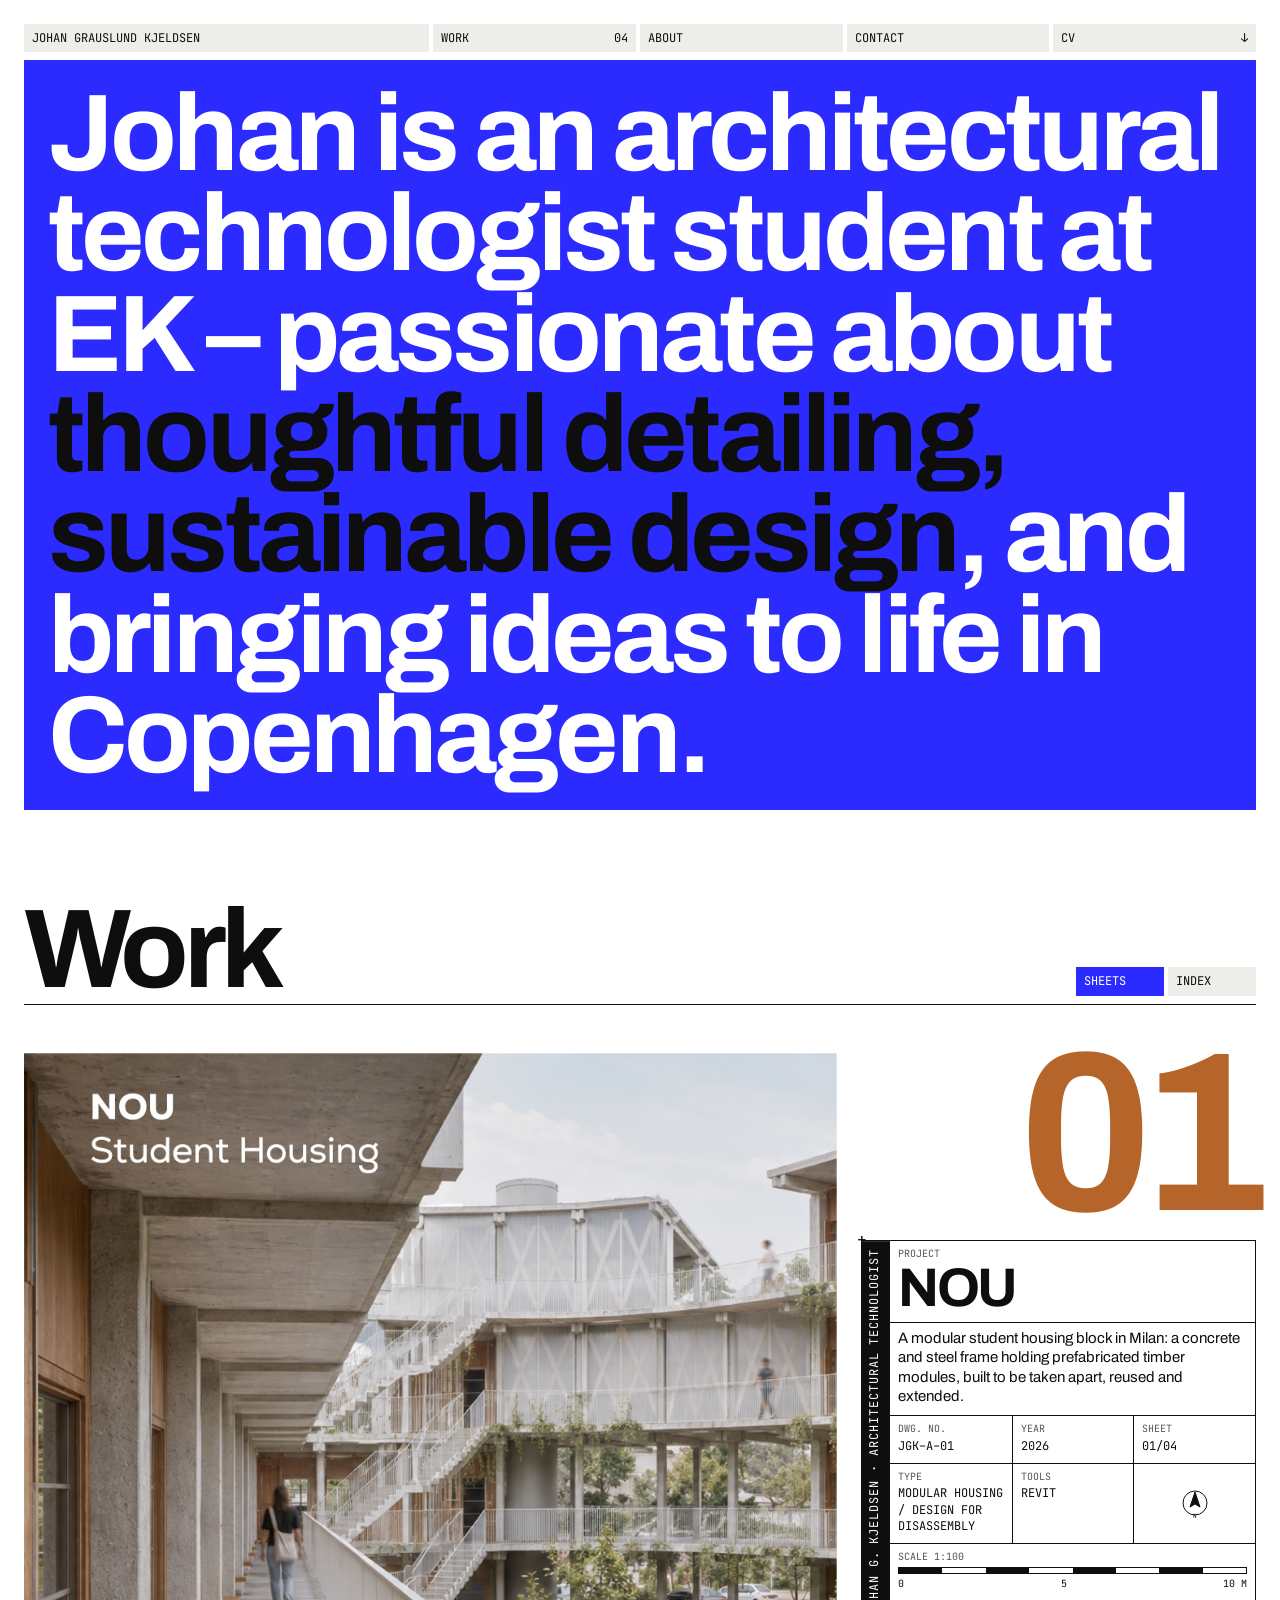
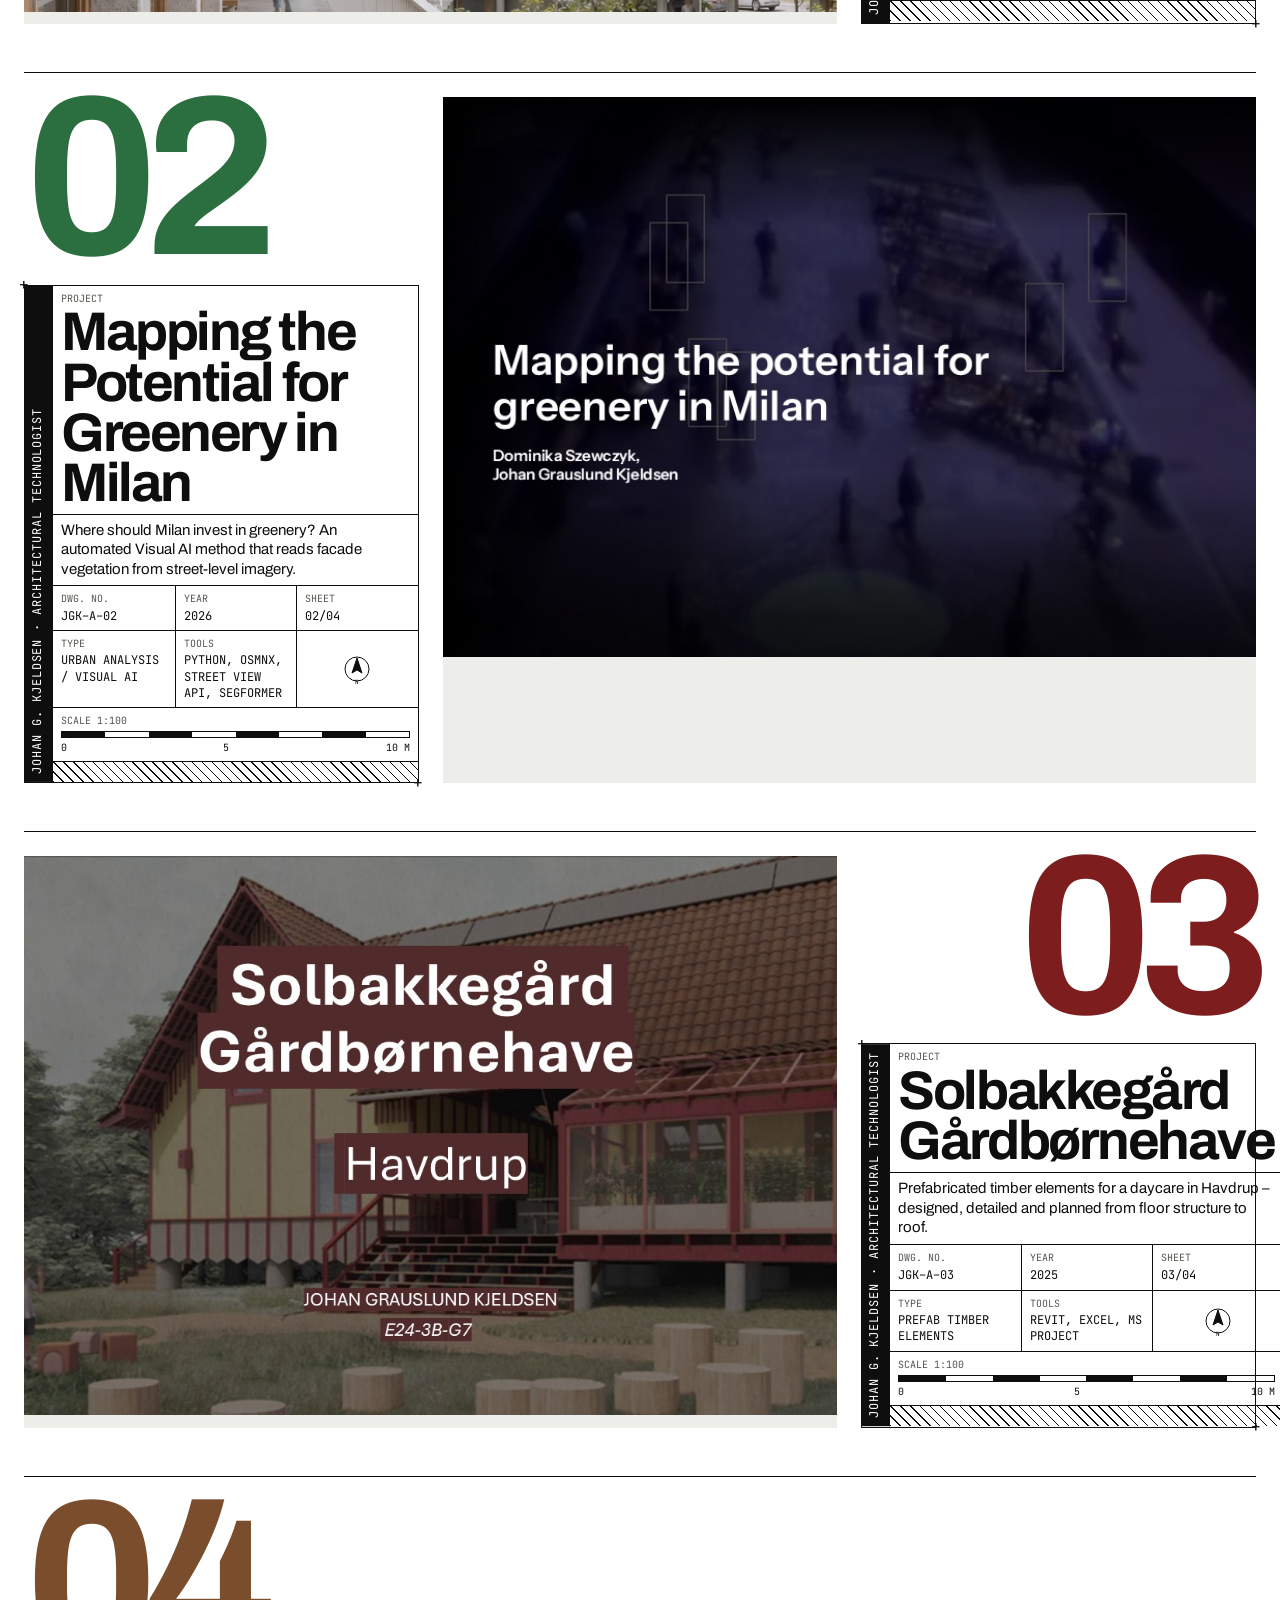
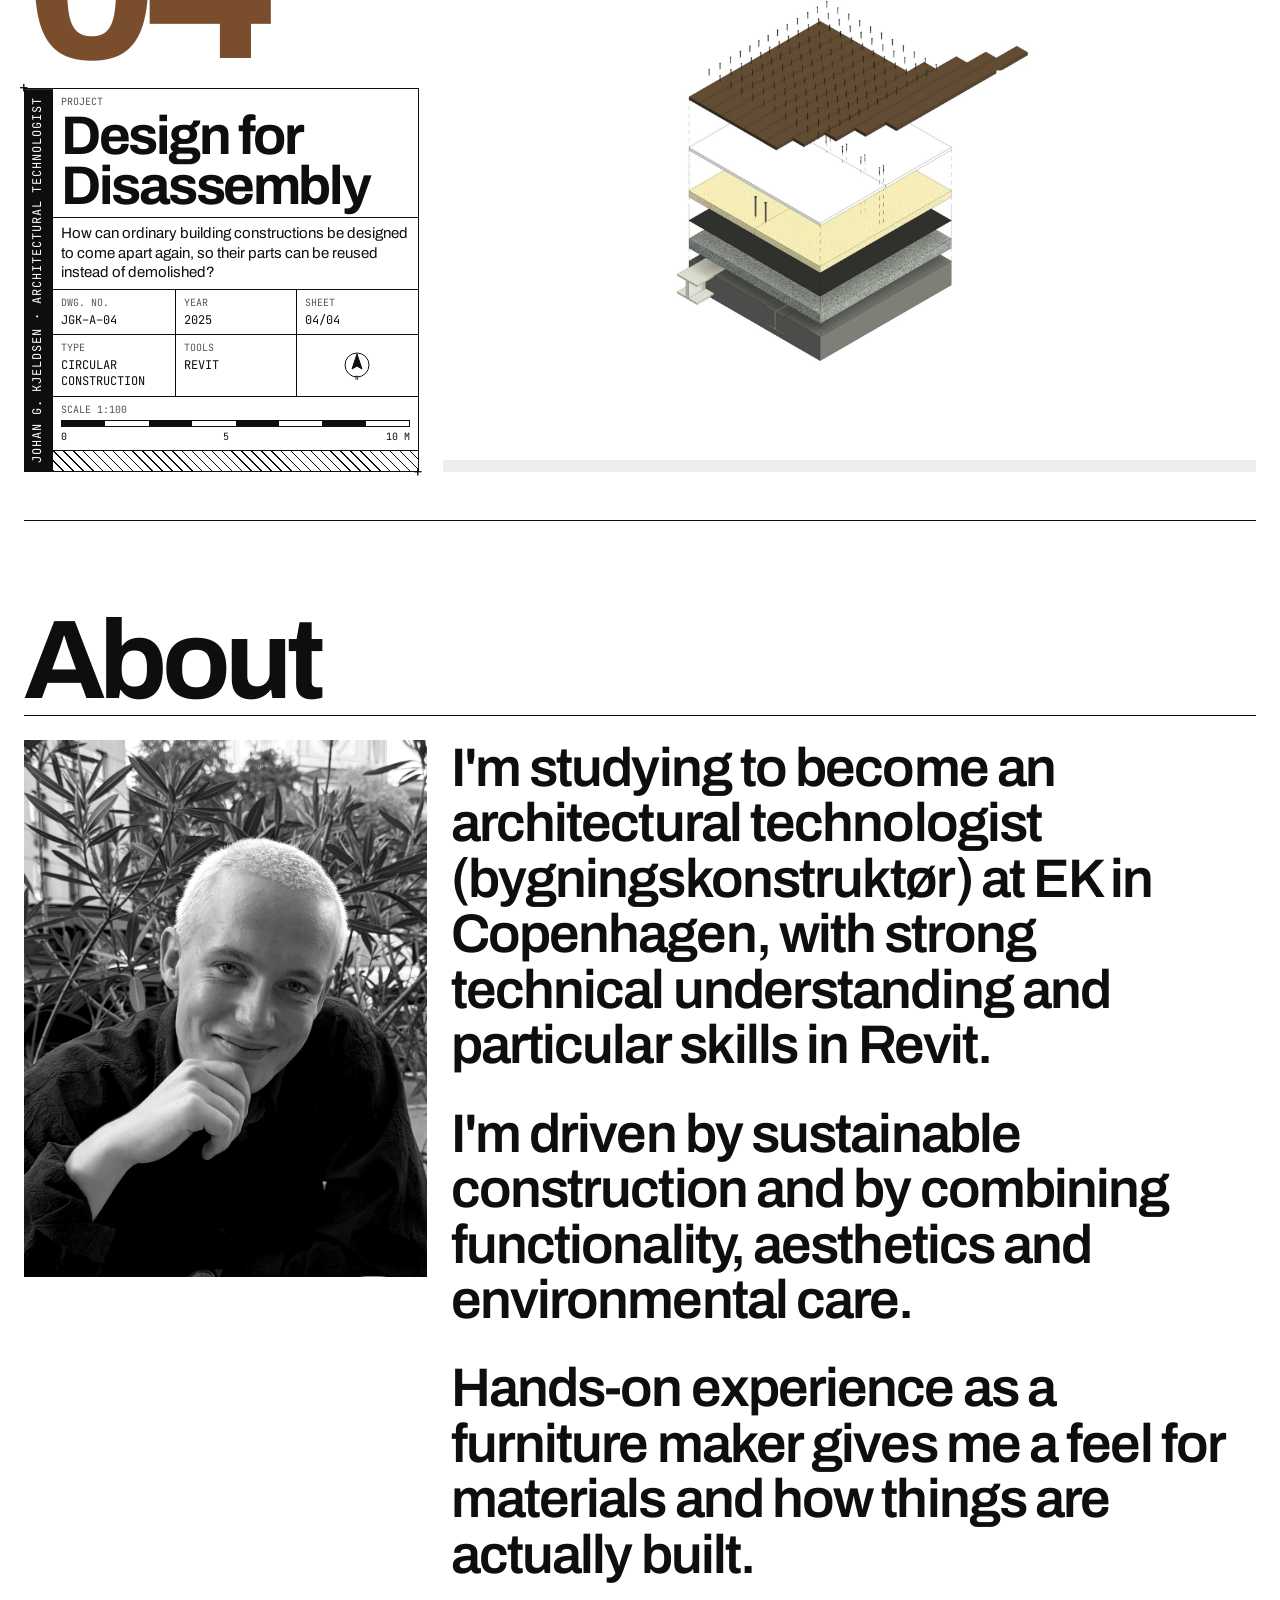
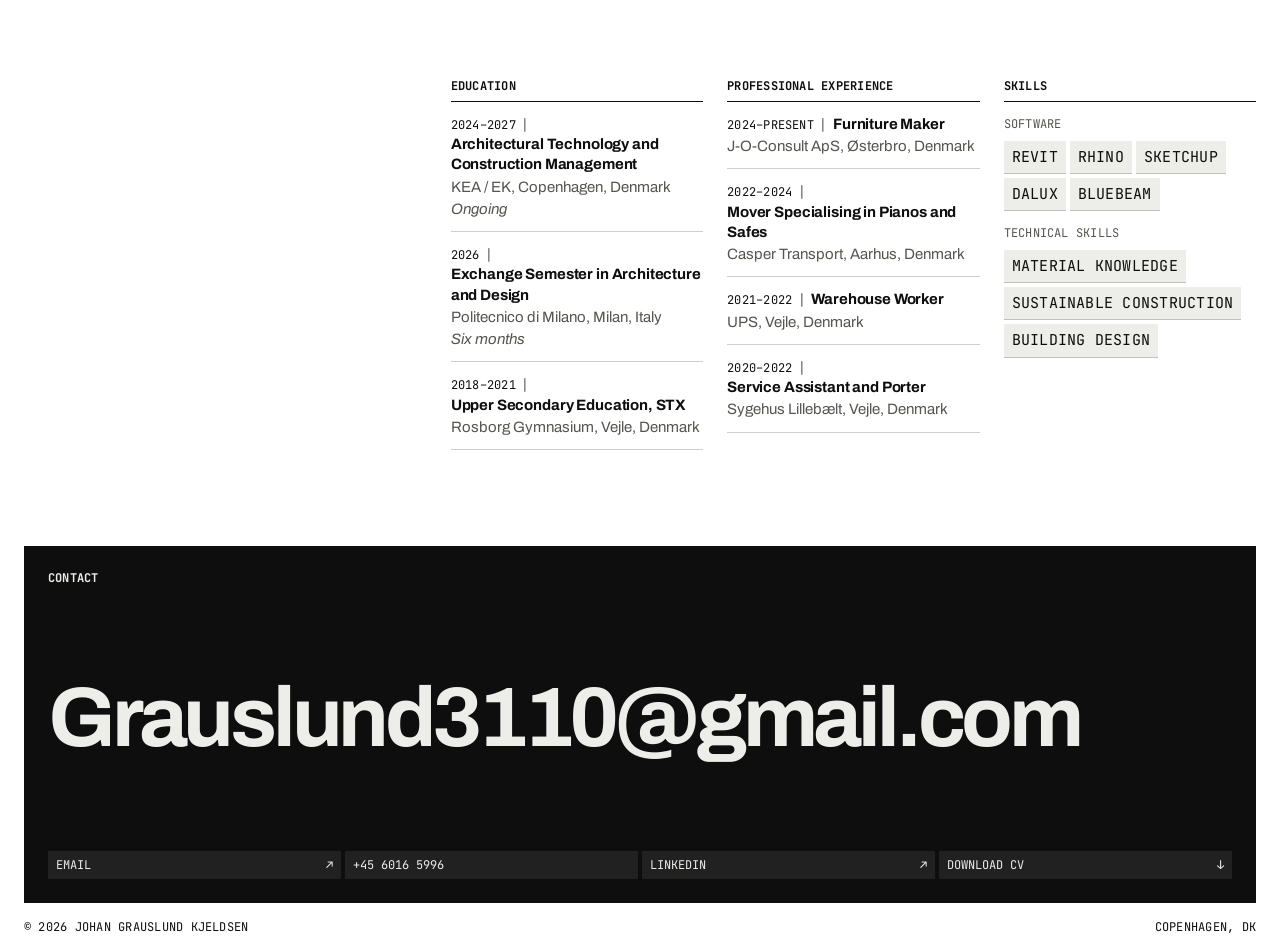
<file: index.html>
<!doctype html>
<html lang="en">
<head>
  <meta charset="utf-8">
  <meta name="viewport" content="width=device-width, initial-scale=1">
  <title>Johan Grauslund Kjeldsen — Architectural Technologist</title>
  <meta name="description" content="Portfolio of Johan Grauslund Kjeldsen, architectural technologist student in Copenhagen.">
  <link rel="preconnect" href="https://fonts.googleapis.com">
  <link rel="preconnect" href="https://fonts.gstatic.com" crossorigin>
  <link rel="stylesheet" href="https://fonts.googleapis.com/css2?family=Archivo:wght@400;600;700&family=JetBrains+Mono:wght@400&display=swap">
  <link rel="icon" href="assets/favicon.svg" type="image/svg+xml">
  <link rel="icon" href="assets/favicon-32.png" sizes="32x32" type="image/png">
  <link rel="apple-touch-icon" href="assets/apple-touch-icon.png">
  <link rel="stylesheet" href="styles.css">
</head>
<body data-page="home">
  <a class="skip" href="#main">Skip to content</a>
  <header class="header" id="header"></header>
  <main id="main">
    <section class="hero" id="hero"></section>
    <section class="section wrap" id="work" aria-labelledby="work-title">
      <div class="bar">
        <h2 class="bar__title" id="work-title">Work</h2>
        <div class="switch" role="group" aria-label="View">
          <button class="tile" data-view="grid" aria-pressed="true">Sheets</button>
          <button class="tile" data-view="index" aria-pressed="false">Index</button>
        </div>
      </div>
      <div id="work-grid"></div>
      <div class="index" id="work-index" hidden></div>
      <img class="peek" id="peek" alt="" aria-hidden="true">
    </section>
    <section class="section wrap" id="about" aria-labelledby="about-title">
      <div class="bar"><h2 class="bar__title" id="about-title">About</h2></div>
      <div class="about" id="about-body"></div>
    </section>
    <section class="contact" id="contact" aria-labelledby="contact-title"></section>
  </main>
  <footer class="footer mono" id="footer"></footer>
  <script src="content.js"></script>
  <script src="main.js"></script>
</body>
</html>
</file>
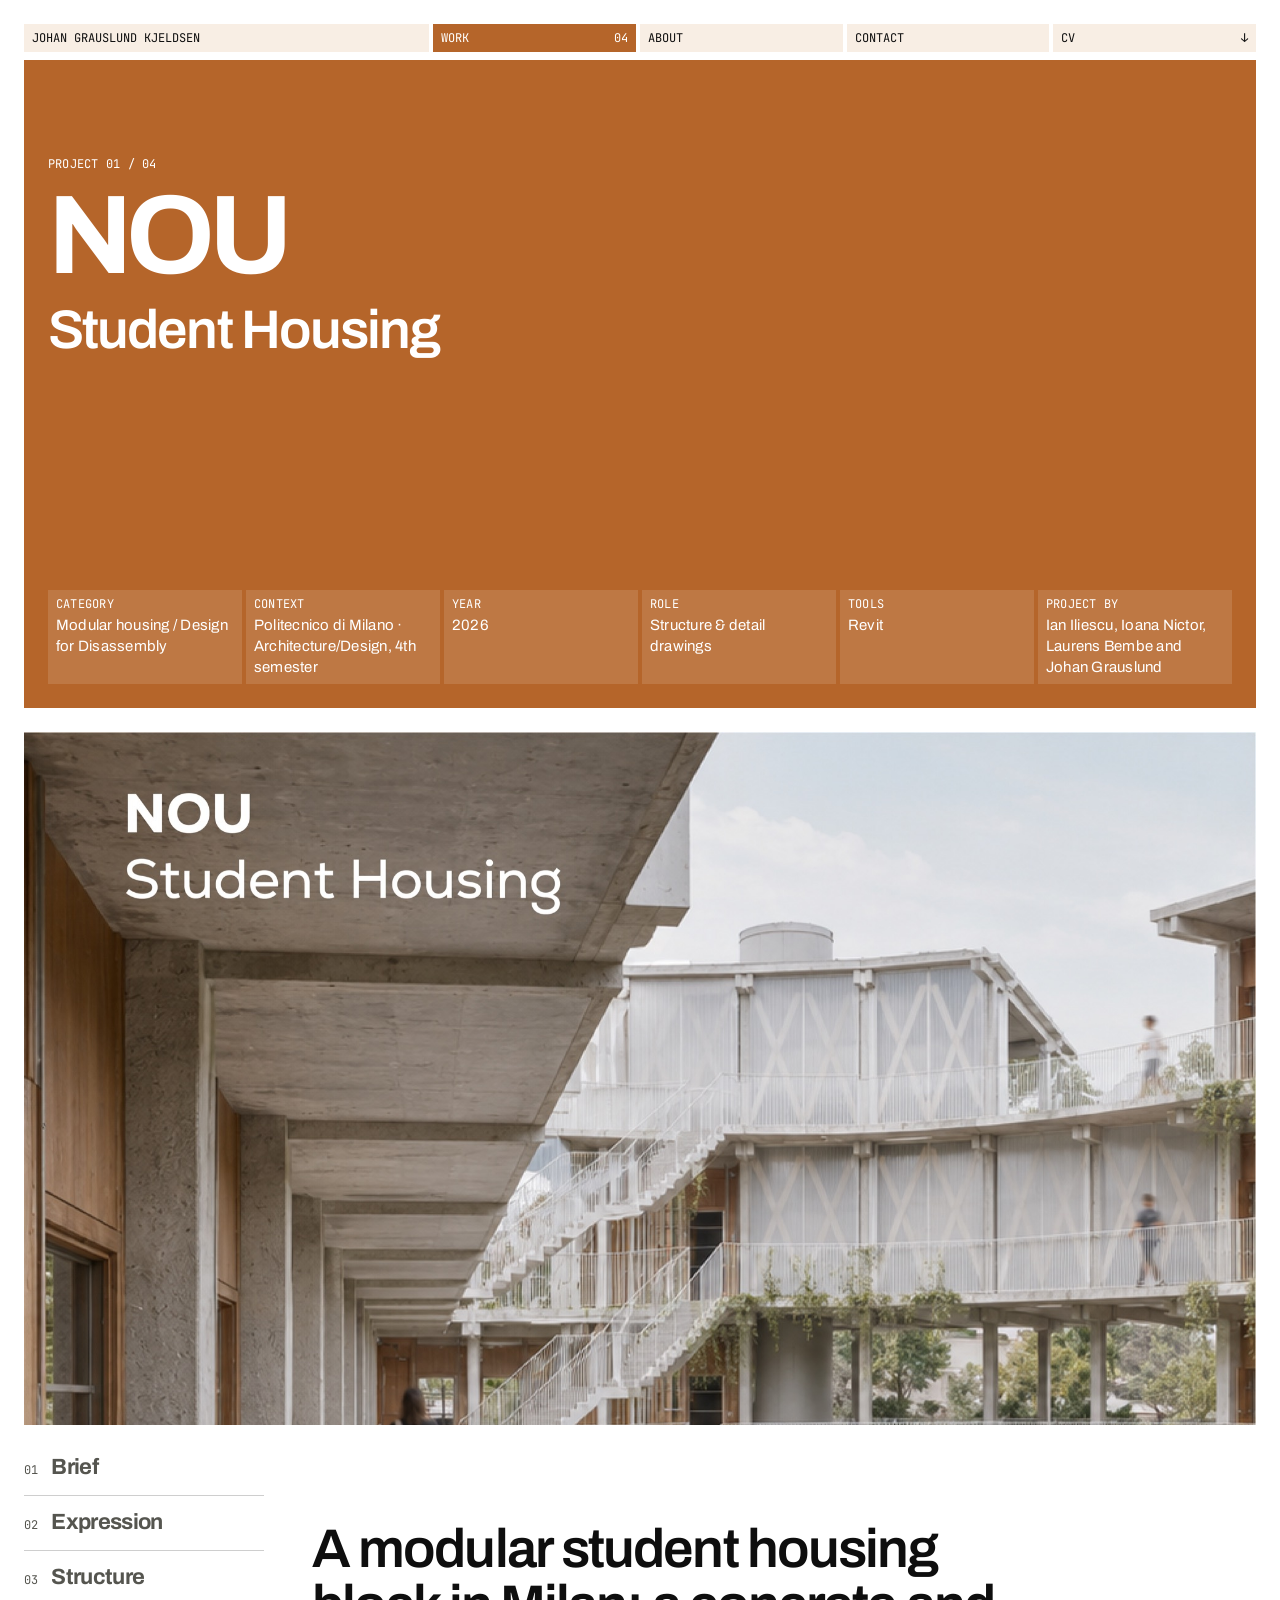
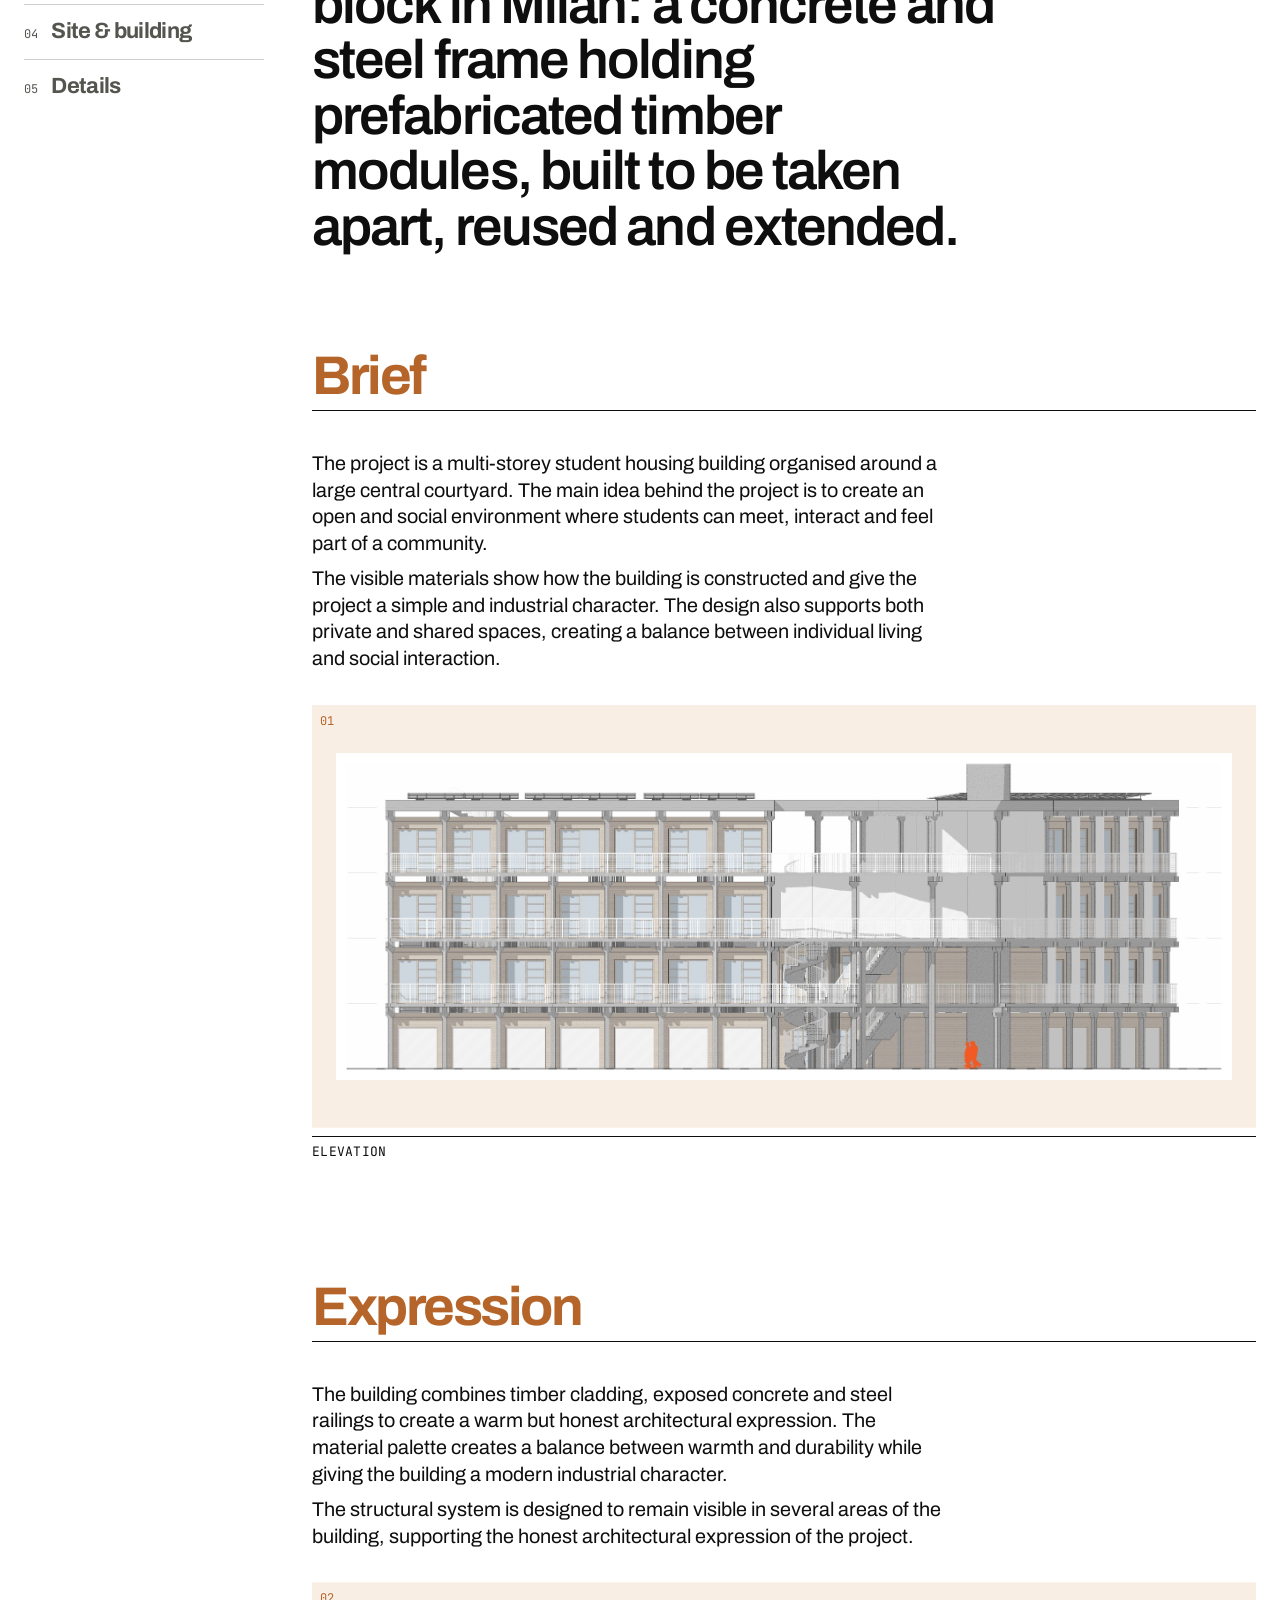
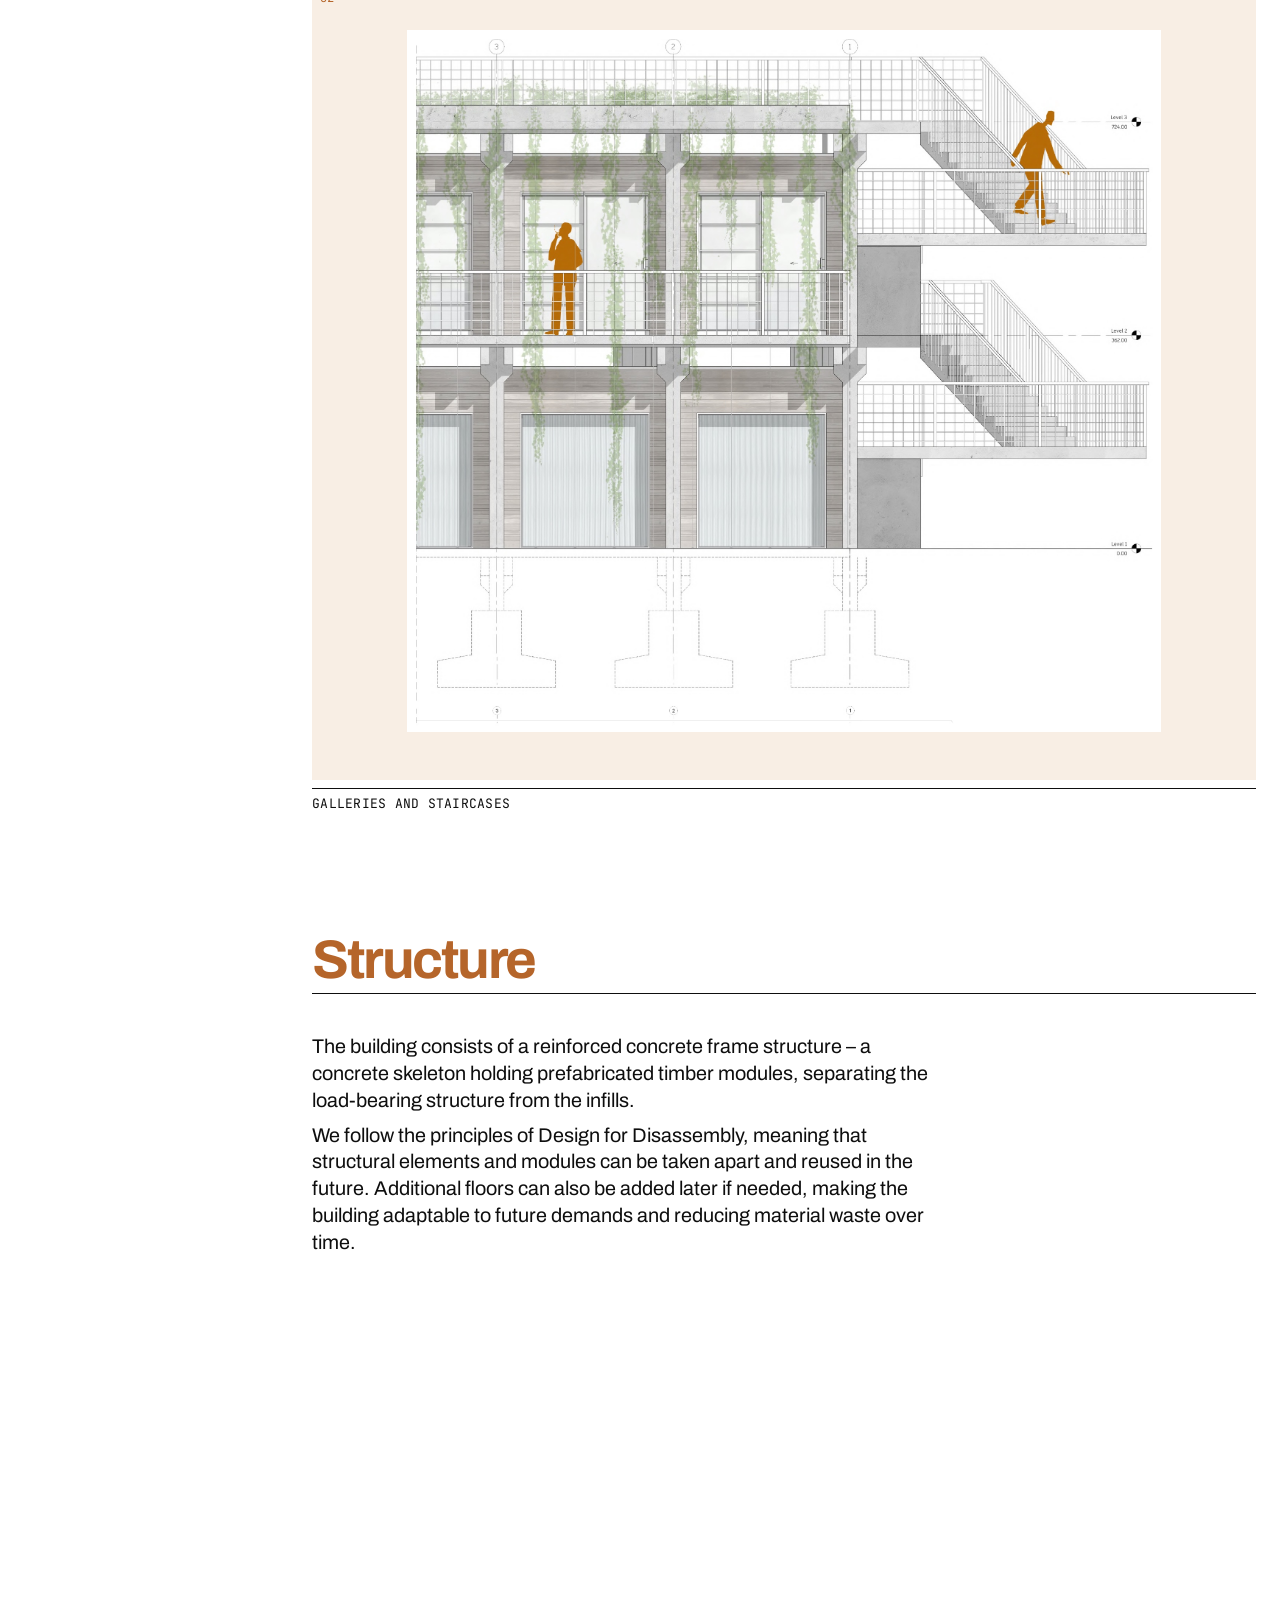
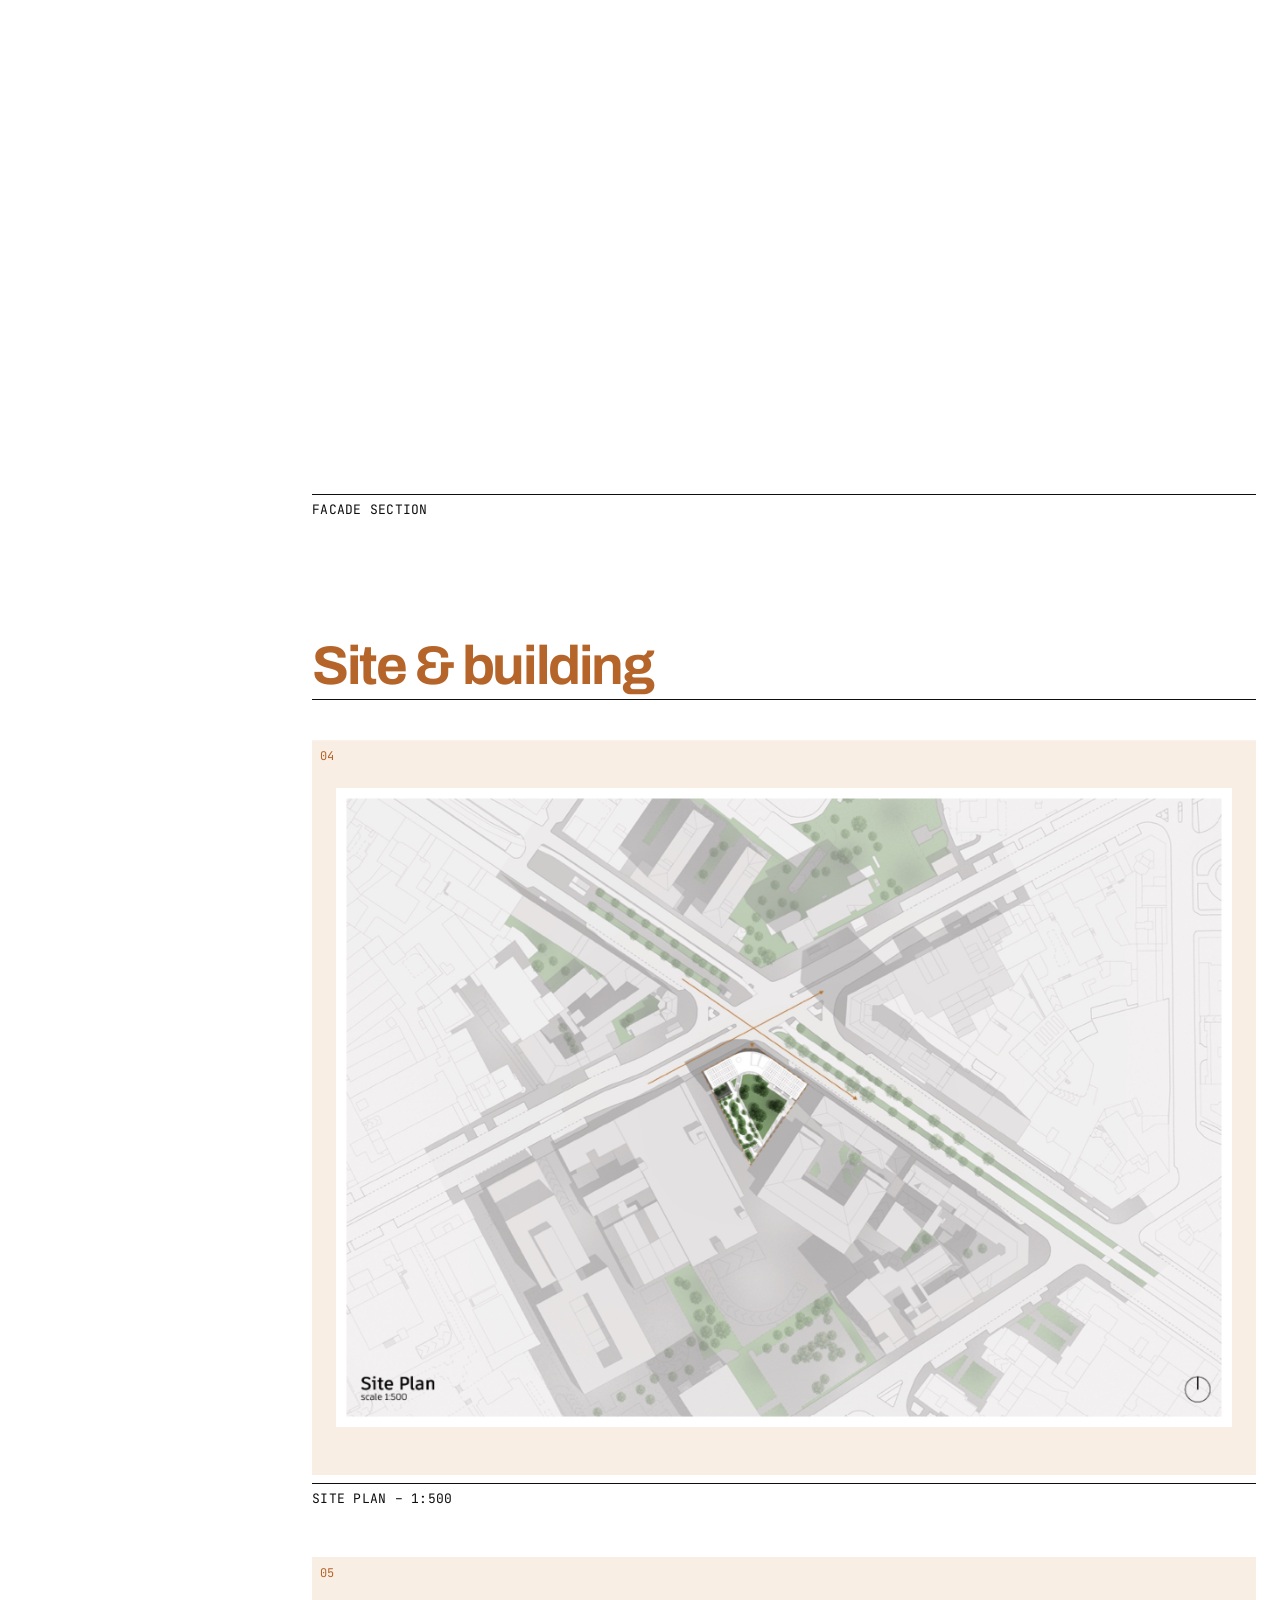
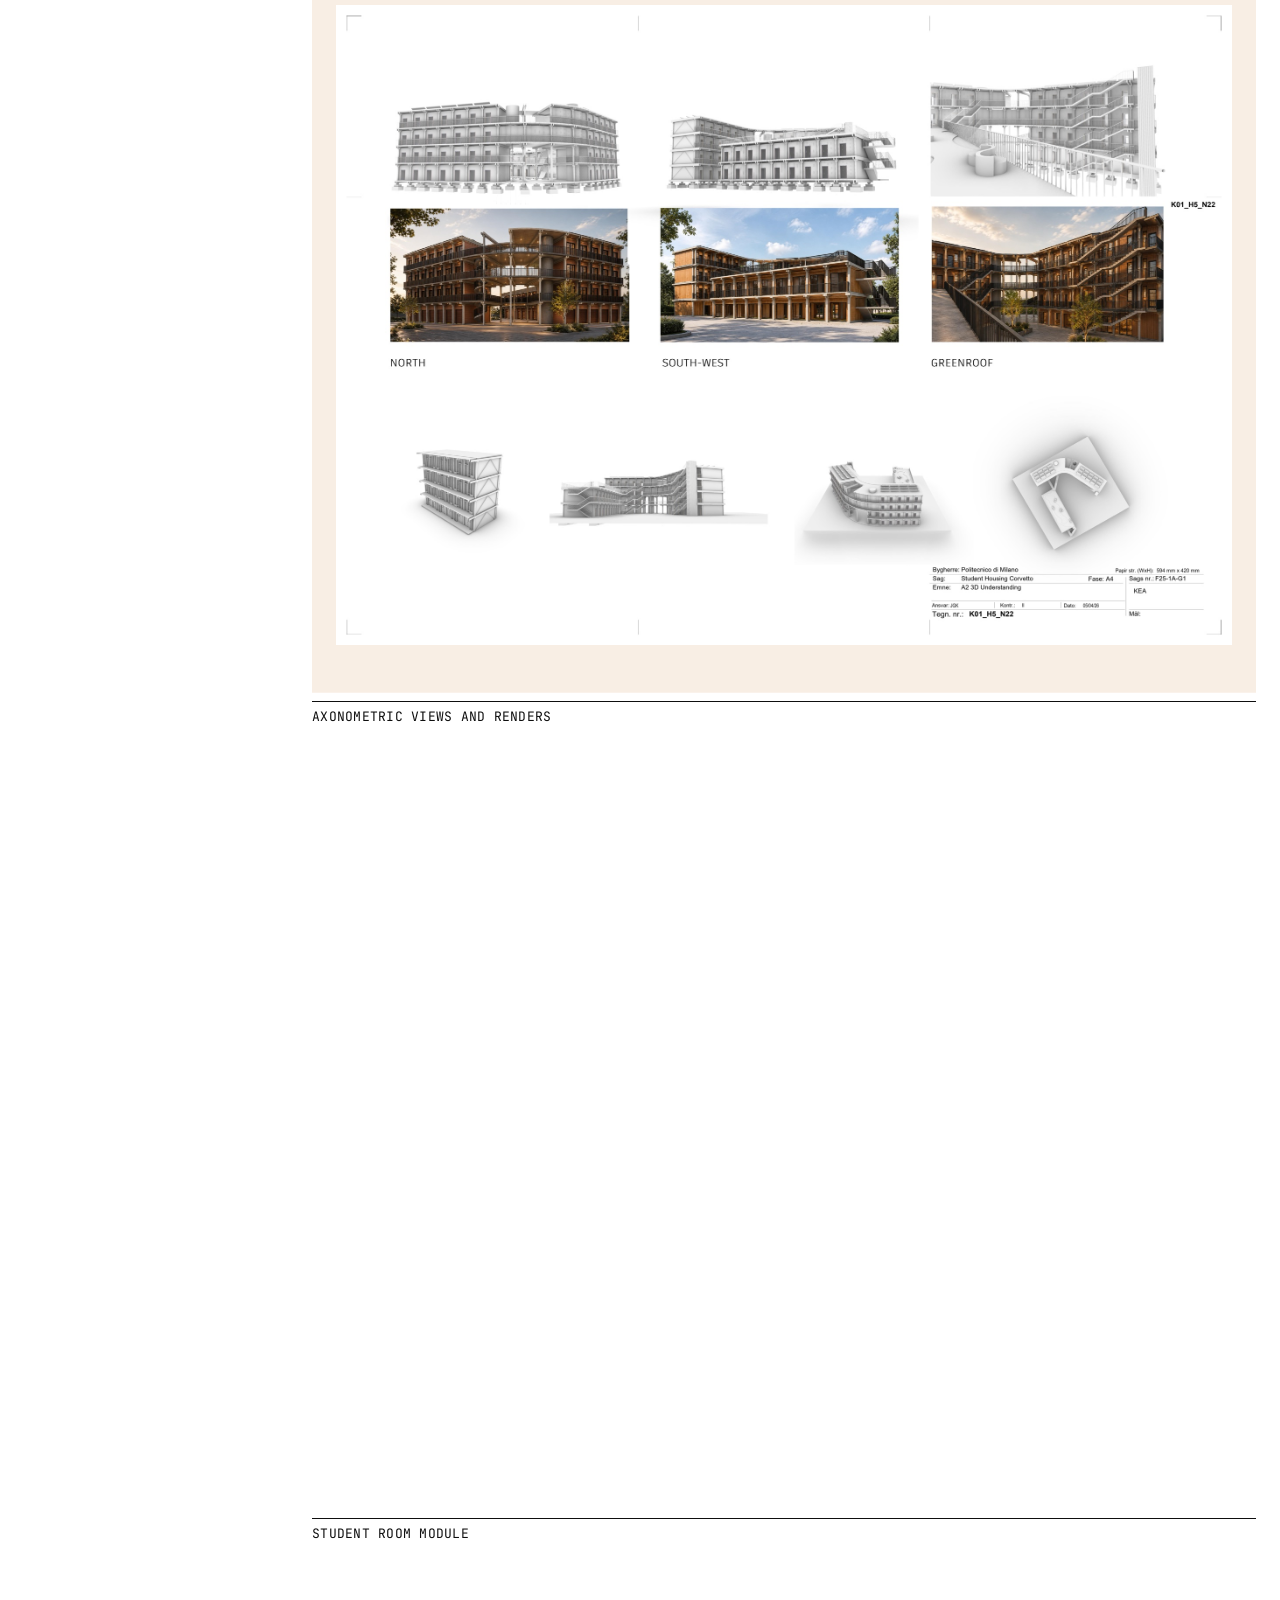
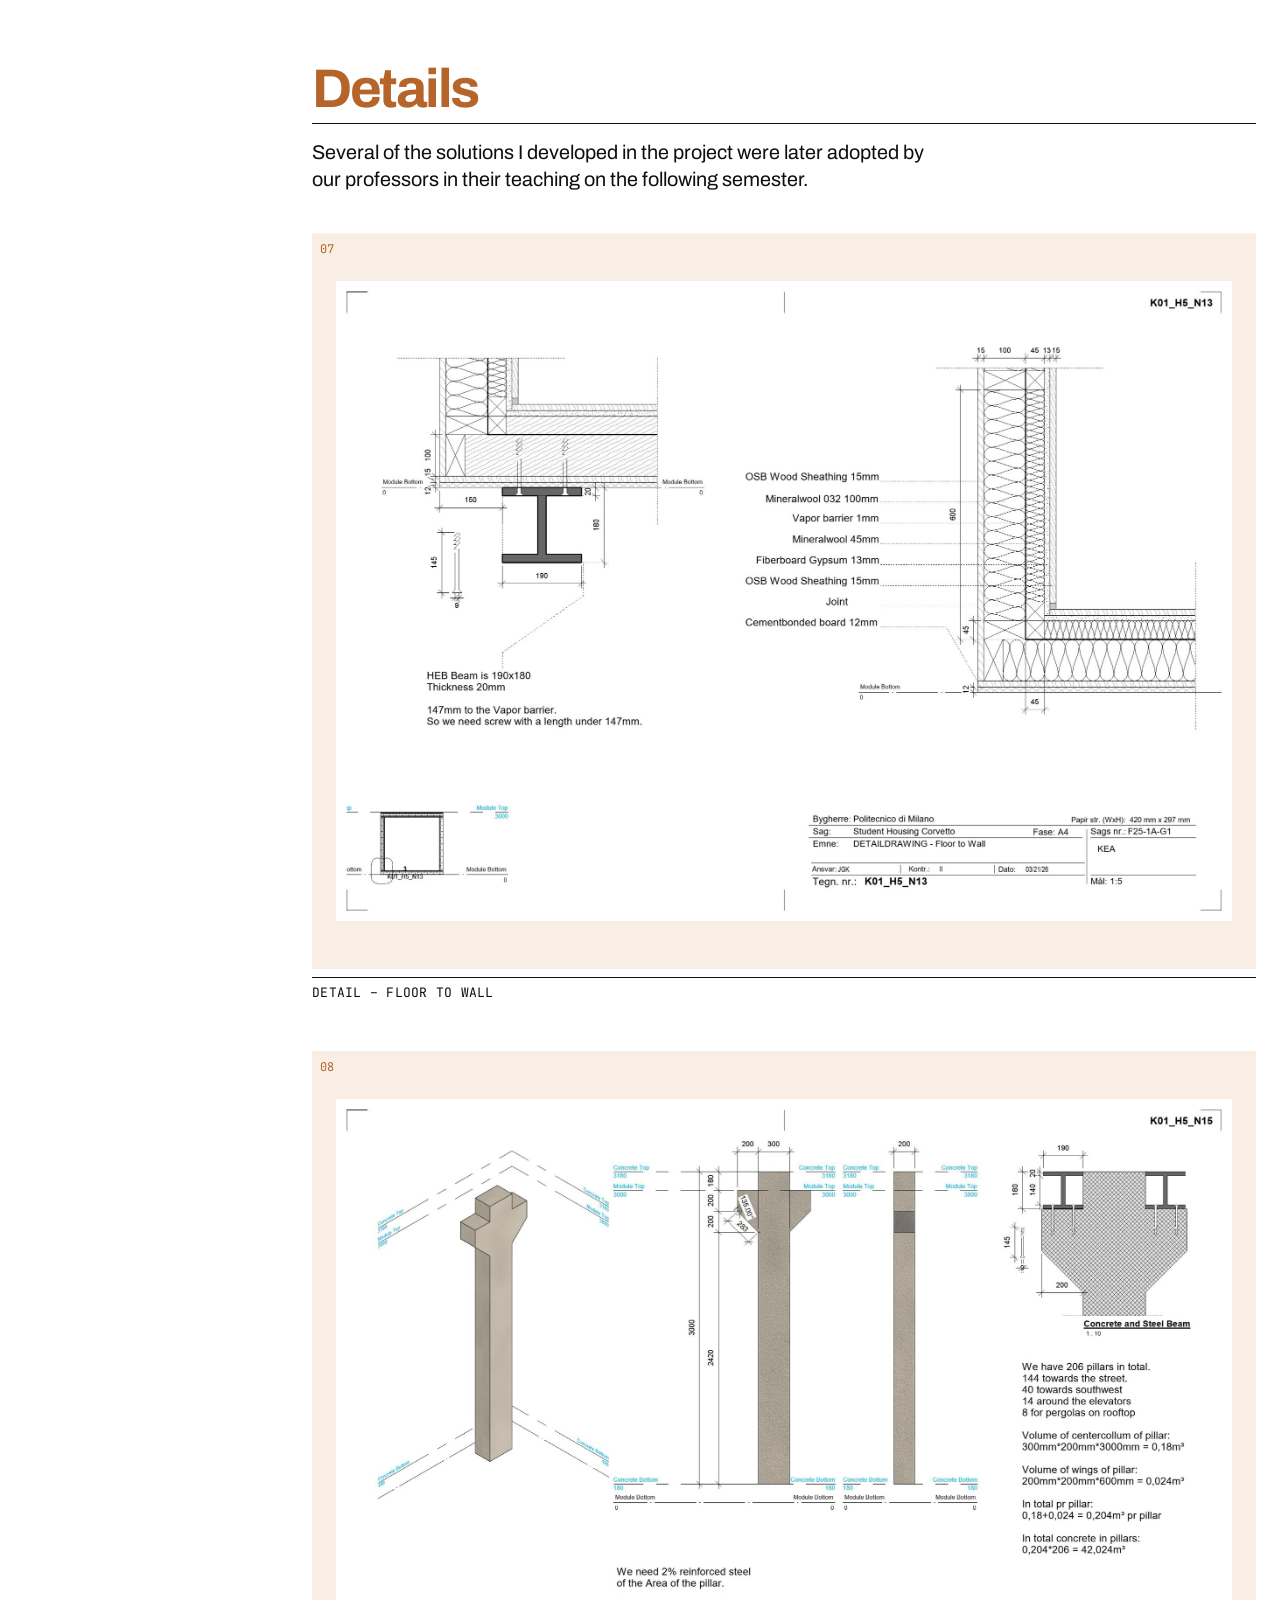
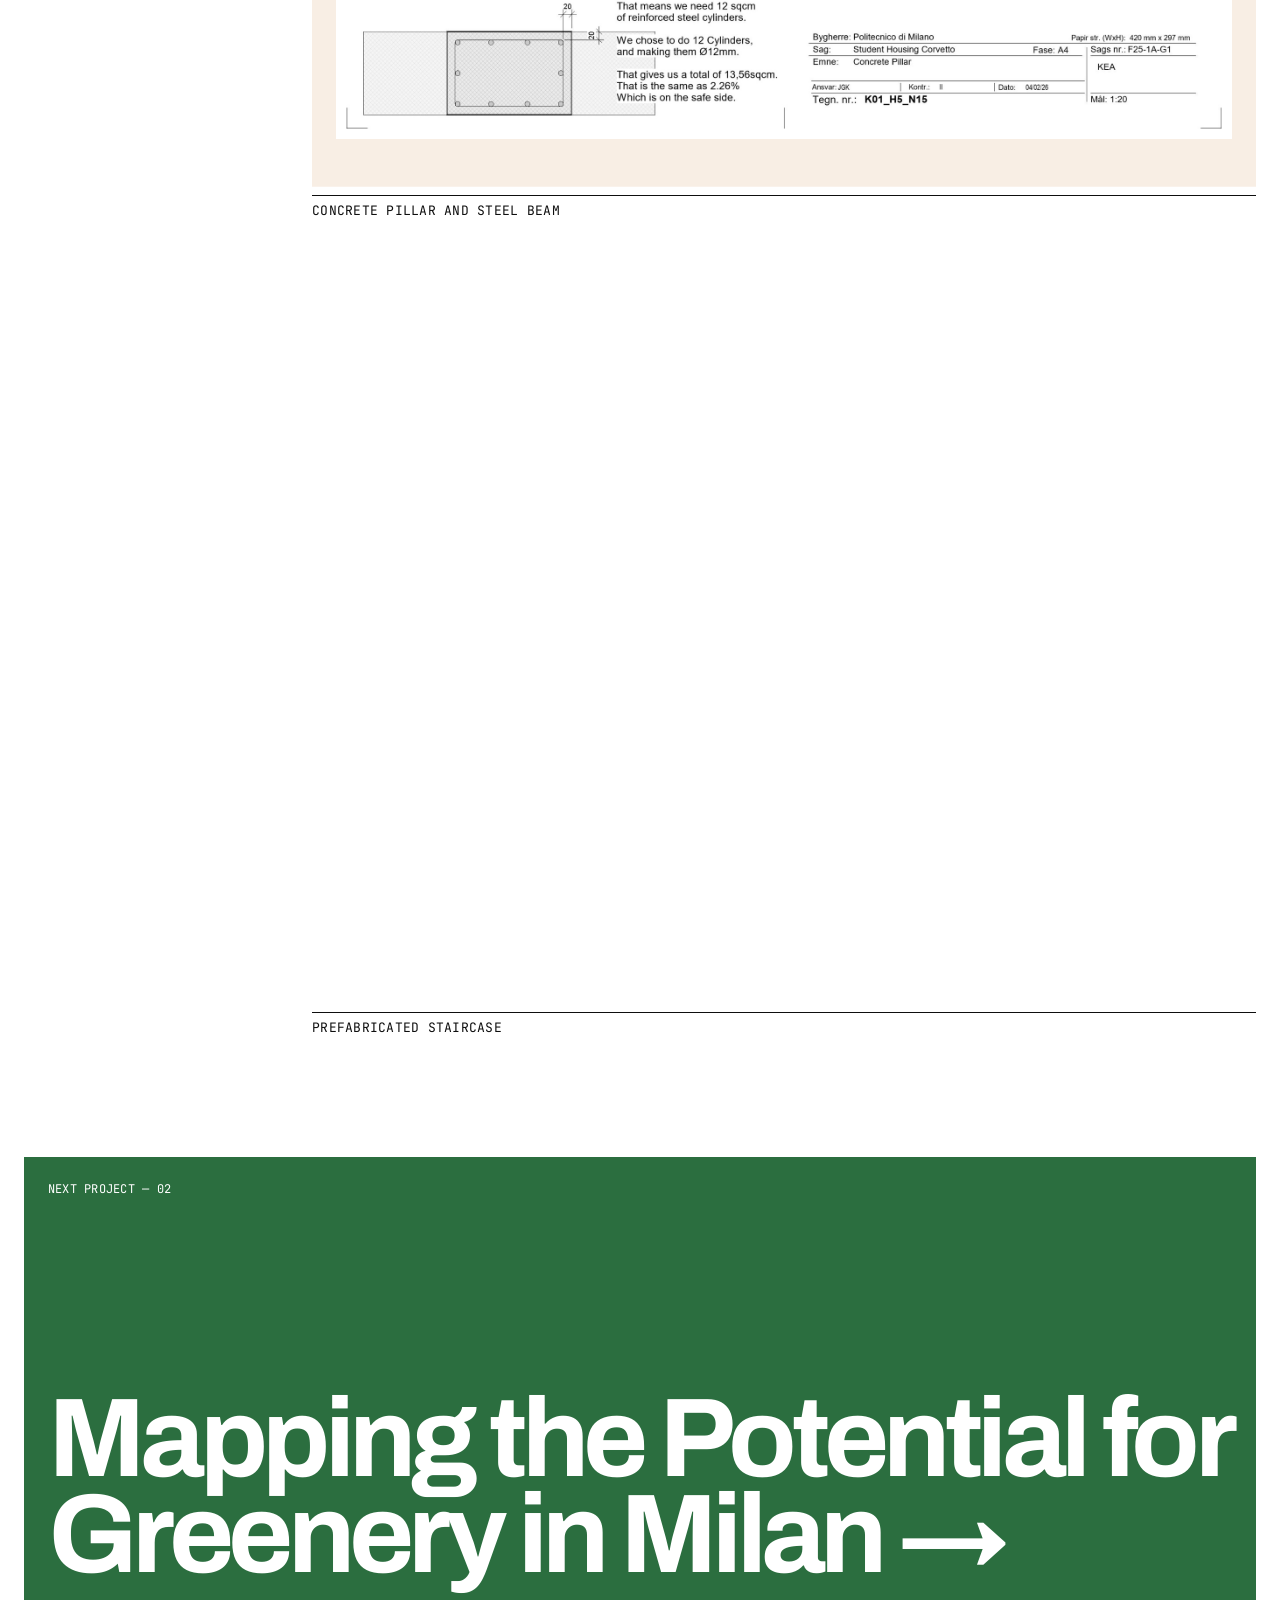
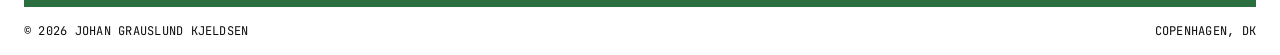
<file: project.html>
<!doctype html>
<html lang="en">
<head>
  <meta charset="utf-8">
  <meta name="viewport" content="width=device-width, initial-scale=1">
  <title>Project — Johan Grauslund Kjeldsen</title>
  <link rel="preconnect" href="https://fonts.googleapis.com">
  <link rel="preconnect" href="https://fonts.gstatic.com" crossorigin>
  <link rel="stylesheet" href="https://fonts.googleapis.com/css2?family=Archivo:wght@400;600;700&family=JetBrains+Mono:wght@400&display=swap">
  <link rel="icon" href="assets/favicon.svg" type="image/svg+xml">
  <link rel="icon" href="assets/favicon-32.png" sizes="32x32" type="image/png">
  <link rel="apple-touch-icon" href="assets/apple-touch-icon.png">
  <link rel="stylesheet" href="styles.css">
</head>
<body data-page="project">
  <a class="skip" href="#main">Skip to content</a>
  <header class="header" id="header"></header>
  <main id="main"><article id="project"></article></main>
  <footer class="footer mono" id="footer"></footer>
  <script src="content.js"></script>
  <script src="main.js"></script>
</body>
</html>
</file>
<file: styles.css>
/* ---------- Design tokens ---------- */
:root {
  --paper: #FFFFFF;
  --tile: #EDEDEA;        /* nav/label tiles */
  --ink: #0E0E0E;
  --ink-soft: #55554F;
  --accent: #2B2BFF;      /* ultramarine block colour */
  --accent-ink: #FFFFFF;

  --sans: "Archivo", "Helvetica Neue", Arial, sans-serif;
  --mono: "JetBrains Mono", ui-monospace, Menlo, monospace;
  --fs-mono: 0.75rem;
  --fs-sm: 0.9375rem;
  --fs-md: clamp(1.0625rem, 1rem + .3vw, 1.25rem);
  --fs-lg: clamp(1.75rem, 1rem + 3vw, 3.5rem);
  --fs-xl: clamp(2.75rem, 1rem + 7.5vw, 8.5rem);
  --fs-hero: clamp(2.6rem, 0.6rem + 6.4vw, 7.75rem); /* fallback; main.js grows the hero text to fill the screen */

  --gap: 4px;              /* tile gap */
  --s-1: .5rem; --s-2: 1rem; --s-3: 1.5rem; --s-4: 3rem; --s-5: 6rem; --s-6: 10rem;
  --gutter: clamp(.75rem, .4rem + 1.5vw, 1.5rem);
  --ease: cubic-bezier(.2, .8, .1, 1);
}

/* ---------- Base ---------- */
*, *::before, *::after { box-sizing: border-box; }
html { -webkit-text-size-adjust: 100%; scroll-behavior: smooth; }
@media (prefers-reduced-motion: reduce) { html { scroll-behavior: auto; } }
body { margin: 0; background: var(--paper); color: var(--ink); font-family: var(--sans); font-size: var(--fs-md); line-height: 1.35; -webkit-font-smoothing: antialiased; }
img { display: block; max-width: 100%; height: auto; }
a { color: inherit; text-decoration: none; }
h1, h2, h3, p, ul, dl, dd, figure { margin: 0; padding: 0; }
ul { list-style: none; }
button { font: inherit; color: inherit; background: none; border: 0; padding: 0; cursor: pointer; }
::selection { background: var(--accent); color: var(--accent-ink); }
:focus-visible { outline: 2px solid var(--accent); outline-offset: 2px; }
.skip { position: absolute; left: -999px; top: 8px; background: var(--ink); color: var(--tile); padding: 8px 12px; z-index: 30; }
.skip:focus { left: 8px; }
.wrap { padding-inline: var(--gutter); }
.mono { font-family: var(--mono); font-size: var(--fs-mono); text-transform: uppercase; letter-spacing: .02em; line-height: 1.4; }

/* ---------- Tile navigation ---------- */
.header { position: sticky; top: 0; z-index: 20; padding: var(--gutter) var(--gutter) var(--gap); background: var(--paper); }
.tiles { display: grid; grid-template-columns: repeat(2, 1fr); gap: var(--gap); }
.tile { display: flex; justify-content: space-between; gap: 1em; padding: 6px 8px; background: var(--tile); font-family: var(--mono); font-size: var(--fs-mono); text-transform: uppercase; transition: background 150ms, color 150ms; }
.tile:hover, .tile[aria-current="true"], .tile[aria-pressed="true"] { background: var(--accent); color: var(--accent-ink); }
.tile--name { grid-column: 1 / -1; justify-content: center; }
/* Phones, project pages: only the name (links home); the section titles sit right underneath */
@media (max-width: 759px) {
  [data-page="project"] .header .tile:not(.tile--name) { display: none; }
}
@media (min-width: 760px) {
  .tiles { grid-template-columns: 2fr repeat(4, 1fr); }
  .tile--name { grid-column: auto; justify-content: flex-start; }
}

/* ---------- Hero: flat colour field, oversized statement ---------- */
.hero { margin: var(--gap) var(--gutter) 0; height: calc(100svh - 3.5rem); min-height: 22rem; display: flex; flex-direction: column; justify-content: space-between; gap: var(--s-4); padding: var(--gutter); background: var(--accent); color: var(--accent-ink); }
.hero__text { font-size: var(--fs-hero); font-weight: 700; line-height: .92; letter-spacing: -.035em; }
@media (max-width: 759px) { .hero { height: calc(100svh - 7.25rem); } } /* taller two-row nav on phones */
.hero__text em { font-style: normal; color: var(--ink); }

/* ---------- Section heads ---------- */
.section { padding-top: var(--s-5); }
.bar { display: flex; justify-content: space-between; align-items: end; gap: var(--s-2); padding-bottom: var(--s-1); margin-bottom: var(--gutter); border-bottom: 1px solid var(--ink); }
.bar__title { font-size: var(--fs-xl); font-weight: 700; letter-spacing: -.05em; line-height: .8; }
.switch { display: flex; gap: var(--gap); }
.switch .tile { min-width: 5.5rem; }

/* ---------- Work: sheets view (drawing-sheet layout) ---------- */
.sheet { display: grid; gap: var(--gutter); padding-block: var(--s-3) var(--s-4); border-bottom: 1px solid var(--ink); }
.sheet__media { position: relative; overflow: hidden; background: var(--tile); }
.sheet__media img { width: 100%; aspect-ratio: 16 / 11; object-fit: cover; transition: transform 1200ms var(--ease); }
.sheet__media::after { content: ""; position: absolute; inset: 0; background: var(--accent); mix-blend-mode: multiply; opacity: 0; transition: opacity 250ms; }
.sheet__cta { position: absolute; left: 8px; bottom: 8px; z-index: 1; padding: 6px 8px; background: var(--tile); opacity: 0; transform: translateY(6px); transition: opacity 250ms, transform 250ms var(--ease); }
.sheet:hover .sheet__media::after, .sheet:focus-visible .sheet__media::after { opacity: .85; }
.sheet:hover .sheet__cta, .sheet:focus-visible .sheet__cta { opacity: 1; transform: none; }
.sheet:hover .sheet__media img { transform: scale(1.03); }
.sheet__side { display: flex; flex-direction: column; justify-content: space-between; gap: var(--s-3); }
.sheet__num { font-size: clamp(6rem, 3rem + 14vw, 17rem); font-weight: 700; letter-spacing: -.07em; line-height: .72; color: var(--accent); }
/* Title block: modelled on a construction-drawing title block */
.tb { position: relative; display: grid; grid-template-columns: 1.75rem 1fr; border: 1px solid var(--ink); font-family: var(--mono); font-size: var(--fs-mono); text-transform: uppercase; line-height: 1.35; }
.tb::before, .tb::after { content: "+"; position: absolute; font-size: 1rem; line-height: 1; color: var(--ink); }
.tb::before { top: -.55rem; left: -.35rem; }
.tb::after { bottom: -.55rem; right: -.35rem; }
.tb__spine { grid-row: 1 / span 6; writing-mode: vertical-rl; transform: rotate(180deg); padding: 8px 4px; border-left: 1px solid var(--ink); background: var(--ink); color: var(--paper); letter-spacing: .08em; white-space: nowrap; overflow: hidden; }
.tb__cell { padding: 6px 8px; border-bottom: 1px solid var(--ink); }
.tb__k { display: block; color: var(--ink-soft); font-size: .625rem; margin-bottom: 2px; }
.tb__title { font-family: var(--sans); text-transform: none; font-size: var(--fs-lg); font-weight: 700; letter-spacing: -.045em; line-height: .92; transition: color 200ms; }
.sheet:hover .tb__title { color: var(--accent); }
.tb__sum { font-family: var(--sans); text-transform: none; font-size: var(--fs-sm); line-height: 1.3; }
.tb__row { display: grid; grid-auto-flow: column; grid-auto-columns: 1fr; border-bottom: 1px solid var(--ink); }
.tb__row .tb__cell { border-bottom: 0; }
.tb__row .tb__cell + .tb__cell { border-left: 1px solid var(--ink); }
.tb__north { display: grid; place-items: center; }
.tb__north svg { width: 2rem; height: 2rem; transition: transform 700ms var(--ease); }
.sheet:hover .tb__north svg { transform: rotate(-25deg); }
.tb__bar { display: block; height: 7px; margin: 4px 0 3px; border: 1px solid var(--ink); background: repeating-linear-gradient(90deg, var(--ink) 0 12.5%, transparent 12.5% 25%); }
.tb__ticks { display: flex; justify-content: space-between; font-size: .625rem; }
.tb__hatch { height: 1.25rem; color: var(--ink); background: repeating-linear-gradient(45deg, currentColor 0 1px, transparent 1px 7px); transition: color 200ms; }
.sheet:hover .tb__hatch { color: var(--accent); }
@media (min-width: 900px) {
  .sheet { grid-template-columns: repeat(12, 1fr); align-items: stretch; }
  .sheet__side { grid-row: 1; }
  /* Same image size for every project; sides alternate left/right */
  .s-0 .sheet__media, .s-2 .sheet__media { grid-column: 1 / span 8; }
  .s-0 .sheet__side, .s-2 .sheet__side { grid-column: 9 / span 4; }
  .s-1 .sheet__media, .s-3 .sheet__media { grid-column: 5 / span 8; }
  .s-1 .sheet__side, .s-3 .sheet__side { grid-column: 1 / span 4; }
  .s-1 .sheet__num, .s-3 .sheet__num { text-align: left; }
  .s-0 .sheet__num, .s-2 .sheet__num { text-align: right; }
}

/* ---------- Work: index view ---------- */
.index { border-top: 1px solid var(--ink); }
.row { display: grid; grid-template-columns: 2.5rem 1fr auto; gap: var(--s-2); align-items: baseline; padding: 10px 6px; border-bottom: 1px solid var(--ink); transition: background 120ms, color 120ms; }
.row__title { font-size: var(--fs-lg); font-weight: 700; letter-spacing: -.04em; line-height: 1; }
.row__cat { display: none; }
.row:hover, .row:focus-visible { background: var(--accent); color: var(--tile); }
@media (min-width: 760px) {
  .row { grid-template-columns: 3rem 1fr 14rem 4rem; }
  .row__cat { display: block; }
}
.peek { position: fixed; top: 0; left: 0; z-index: 25; width: min(28vw, 380px); aspect-ratio: 16 / 11; object-fit: cover; pointer-events: none; opacity: 0; transition: opacity 150ms; }
.peek.is-on { opacity: 1; }
@media (hover: none) { .peek { display: none; } }
[hidden] { display: none !important; }

/* ---------- About ---------- */
.about { display: grid; gap: var(--s-4) var(--gutter); }
.about__bio p { font-size: var(--fs-lg); font-weight: 600; line-height: 1.02; letter-spacing: -.035em; }
.about__bio p + p { margin-top: .6em; }
.about__img { width: 100%; aspect-ratio: 3 / 4; object-fit: cover; object-position: 50% 35%; filter: grayscale(1) contrast(1.12) brightness(1.04); transition: filter 400ms; }
.about__img:hover { filter: none; }
.cv { display: grid; gap: var(--s-4) var(--gutter); }
.cv h3 { padding-bottom: 6px; border-bottom: 1px solid var(--ink); }
/* CV entries: date on its own line, then role (bold), organisation, short description */
.cv li { padding: 12px 0; border-bottom: 1px solid #0E0E0E33; font-size: var(--fs-sm); line-height: 1.35; }
.cv__head { display: flex; flex-wrap: wrap; align-items: baseline; gap: 0 .5em; }
.cv__head .mono { white-space: nowrap; }
.cv__sep { color: var(--ink-soft); }
.cv li strong { font-weight: 700; letter-spacing: -.01em; }
.cv li small { display: block; margin-top: 2px; color: var(--ink-soft); font-size: inherit; }
.cv li .cv__note { font-style: italic; }
.cv__skill-l { margin-top: 14px; color: var(--ink-soft); }
.chips { display: flex; flex-wrap: wrap; gap: var(--gap); margin-top: 8px; }
.chips li { background: var(--tile); padding: 6px 8px; }
@media (min-width: 900px) {
  .about { grid-template-columns: 1fr 2fr; }
  .about__img { position: sticky; top: 4rem; }
  .cv { grid-template-columns: repeat(3, 1fr); }
}

/* ---------- Contact block ---------- */
.contact { margin: var(--s-5) var(--gutter) 0; padding: var(--gutter); background: var(--ink); color: var(--tile); display: grid; gap: var(--s-5); }
.contact__big { font-size: clamp(1.25rem, 6.6vw, 7rem); white-space: nowrap; font-weight: 700; letter-spacing: -.05em; line-height: .85; transition: color 150ms; }
.contact__big:hover { color: var(--accent); }
.contact .tiles .tile { background: #ffffff14; color: var(--tile); }
.contact .tiles .tile:hover { background: var(--accent); }
@media (min-width: 760px) { .contact .tiles { grid-template-columns: repeat(4, 1fr); } }
.footer { display: flex; justify-content: space-between; gap: var(--s-2); padding: var(--s-2) var(--gutter); }

/* ---------- Project page ---------- */
.p-head { padding-block: var(--s-4) var(--gutter); }
.p-title { color: var(--accent); font-size: var(--fs-xl); font-weight: 700; letter-spacing: -.055em; line-height: .85; max-width: 14ch; margin-top: var(--s-2); }
/* Optional coloured header block (headerBlock: true in content.js) */
.p-head--block { min-height: 72svh; display: flex; flex-direction: column; margin: var(--gap) var(--gutter) var(--gutter); padding-block: var(--s-5) var(--gutter); background: var(--block, var(--accent)); color: var(--accent-ink); }
.p-head--block .p-title { color: var(--accent-ink); }
.p-head--block .p-meta { margin-top: auto; padding-top: var(--s-4); }
.p-head--block .p-meta div { background: #ffffff1f; }
.p-sub { color: var(--sub, inherit); font-size: var(--fs-lg); font-weight: 600; letter-spacing: -.035em; line-height: 1; margin-top: .35em; }
.p-meta { display: grid; grid-template-columns: repeat(2, 1fr); gap: var(--gap); margin-top: var(--s-4); }
.p-meta div { background: var(--tile); padding: 6px 8px; }
.p-meta dd { font-family: var(--sans); text-transform: none; font-size: var(--fs-sm); margin-top: 2px; }
@media (min-width: 760px) { .p-meta { grid-template-columns: repeat(auto-fit, minmax(10rem, 1fr)); } }
.p-cover { background: var(--tile); width: 100%; aspect-ratio: 16 / 9; object-fit: cover; }
.p-summary { font-size: var(--fs-lg); font-weight: 600; line-height: 1.02; letter-spacing: -.035em; max-width: 22ch; padding-block: var(--s-5); }
/* Project body: sticky section list on the left, content on the right */
.p-body { display: grid; grid-template-columns: minmax(0, 1fr); gap: var(--s-3) calc(var(--gutter) * 2); } /* minmax(0): the scrolling section bar must not widen the page on phones */
.p-toc { position: sticky; top: var(--hdr, 6rem); z-index: 5; align-self: start; background: var(--paper); }
.p-toc ol { list-style: none; margin: 0; padding: 0; display: flex; gap: var(--gap); overflow-x: auto; scrollbar-width: none; }
.p-toc a { display: flex; gap: .6em; align-items: baseline; padding: 6px 8px; background: var(--tile); font-family: var(--mono); font-size: var(--fs-mono); text-transform: uppercase; white-space: nowrap; transition: background 150ms, color 150ms; }
.p-toc a:hover, .p-toc a[aria-current="true"] { background: var(--accent); color: var(--accent-ink); }
@media (min-width: 900px) {
  .p-body { grid-template-columns: 15rem minmax(0, 1fr); }
  .p-toc { padding-top: var(--s-2); }
  .p-toc ol { flex-direction: column; gap: 0; overflow: visible; }
  .p-toc li + li a { border-top: 1px solid #0E0E0E33; }  /* rules only between titles */
  .p-toc a { padding: 12px 0; background: none; font-family: var(--sans); font-size: 1.375rem; font-weight: 700; letter-spacing: -.03em; text-transform: none; white-space: normal; color: var(--ink-soft); }
  .p-toc a span { font-size: var(--fs-mono); font-weight: 400; letter-spacing: 0; }
  .p-toc a:hover, .p-toc a[aria-current="true"] { background: none; color: var(--accent); }
}
.p-content { min-width: 0; }
@media (max-width: 899px) {
  .block-text { scroll-margin-top: calc(var(--hdr, 6rem) + 2.5rem) !important; } /* clear the sticky section bar on phones */
  .p-toc { top: calc(var(--hdr, 6rem) - 16px); padding-bottom: var(--gap); } /* sit flush under the header */
} /* clear the sticky section bar on phones */
/* Main section titles: heading with its text directly underneath, same left edge */
/* Space above a section is margin, not padding, so a jump lands with the title at the top */
.block-text { margin-top: var(--s-5); padding-bottom: var(--s-2); scroll-margin-top: var(--hdr, 6rem); }
.block-text:first-of-type { margin-top: 0; }
.sec-title { font-size: var(--fs-lg); font-weight: 700; letter-spacing: -.045em; line-height: .95; color: var(--accent); padding-bottom: var(--s-1); border-bottom: 1px solid var(--ink); }
.block-text p { max-width: 58ch; margin-top: var(--s-2); }
.block-text p + p, .block-note p + p { margin-top: var(--s-1); }
.block-note { padding-block: var(--s-3) var(--s-1); }
.block-note p { max-width: 58ch; }
.block-note strong, .block-text strong { font-weight: 700; }
.block-fig { padding-block: var(--gutter); }
/* Drawings sit on a panel, always fully visible within the screen, numbered in sequence */
#project { counter-reset: fig; }
.block-fig .reveal { position: relative; display: flex; justify-content: center; align-items: center; padding: var(--s-4) var(--gutter); background: var(--tile); counter-increment: fig; }
.block-fig .reveal::before { content: counter(fig, decimal-leading-zero); position: absolute; top: 8px; left: 8px; font-family: var(--mono); font-size: var(--fs-mono); color: var(--accent); }
.block-fig img { width: auto; max-width: 100%; max-height: 78svh; }
/* Captions follow the site's mono label style, ruled like the title blocks */
.fig-cap { margin-top: 8px; padding-top: 6px; border-top: 1px solid var(--ink); font-family: var(--mono); font-size: .8125rem; text-transform: uppercase; letter-spacing: .02em; line-height: 1.4; color: var(--ink); }
.fig-item { display: flex; flex-direction: column; min-width: 0; }
.fig-item .reveal { flex: 1; }
/* Text beside an image */
/* ---------- Diagrams (steps, stats, bars, tables) ---------- */
.block-diagram { padding-block: var(--gutter); }
/* Methodology flow: pills joined by down-arrows, colours as on the original slides */
.steps { list-style: none; margin: 0; padding: var(--s-3) var(--gutter); display: flex; flex-direction: column; align-items: center; gap: 26px; background: var(--paper); border: 1px solid #0E0E0E1A; }
.step { position: relative; width: min(100%, 24rem); padding: 11px 18px; border-radius: 999px; border: 1px solid #B9B5A8; background: #F1EFE8; color: #2A2A28; text-align: center; font-size: var(--fs-sm); line-height: 1.2; }
.step + .step::before { content: ""; position: absolute; left: 50%; bottom: 100%; width: 1px; height: 26px; background: #8A8A86; }
.step + .step::after { content: ""; position: absolute; left: calc(50% - 4px); bottom: calc(100% + 1px); border: 4px solid transparent; border-top: 6px solid #8A8A86; border-bottom: 0; }
.step.ai, .step.core { background: #E3F4EC; border-color: #8CCBAA; color: #1E5A3C; font-weight: 600; }
.step.core { border: 2px solid #2F7A52; }
.step.out { background: #EDEAFB; border-color: #B3A9EA; color: #3B2F8F; font-weight: 600; }
.steps__note { margin-top: 10px; text-align: center; font-size: var(--fs-sm); color: var(--ink-soft); }
.stats { display: grid; grid-template-columns: repeat(auto-fit, minmax(11rem, 1fr)); gap: var(--s-2) var(--gutter); padding-block: var(--s-2); }
.stat { border-top: 1px solid var(--ink); padding-top: 8px; }
.stat__v { font-size: var(--fs-lg); font-weight: 700; letter-spacing: -.045em; line-height: 1; color: var(--accent); }
.stat__l { margin-top: 6px; color: var(--ink); }
.bars { display: grid; gap: var(--s-3); padding: var(--s-3) var(--gutter); background: var(--tile); }
@media (min-width: 760px) { .bars { grid-template-columns: 1fr 1fr; } }
.bars__g { display: grid; gap: 8px; }
.brow { display: grid; grid-template-columns: 4.5rem 1fr 3.5rem; align-items: center; gap: 10px; }
.brow__t { height: 1.75rem; background: var(--paper); }
.brow__f { display: block; height: 100%; background: var(--accent); }
.brow__v { font-weight: 700; font-size: var(--fs-sm); text-align: right; }
.tbl-wrap { overflow-x: auto; }
.tbl { width: 100%; border-collapse: collapse; font-size: var(--fs-sm); }
.tbl th { text-align: left; font-family: var(--mono); font-size: var(--fs-mono); font-weight: 400; text-transform: uppercase; padding: 8px 10px 8px 0; border-bottom: 1px solid var(--ink); }
.tbl td { padding: 8px 10px 8px 0; border-bottom: 1px solid #0E0E0E26; vertical-align: top; }
.tbl td:first-child { font-family: var(--mono); font-size: var(--fs-mono); text-transform: uppercase; color: var(--ink-soft); white-space: nowrap; }
.block-pair { display: grid; gap: var(--gutter); }
@media (min-width: 760px) {
  .block-pair { grid-template-columns: 1fr 1fr; }
}
.next { display: block; margin: var(--s-5) var(--gutter) 0; padding: var(--gutter); min-height: 50svh; background: var(--accent); color: var(--accent-ink); display: flex; flex-direction: column; justify-content: space-between; }
.next__title { font-size: var(--fs-xl); font-weight: 700; letter-spacing: -.05em; line-height: .85; transition: transform 500ms var(--ease); }
.next:hover .next__title { transform: translateX(1.5vw); }

/* ---------- Motion: images unveil on scroll ---------- */
.reveal { clip-path: inset(0 0 100% 0); transition: clip-path 1100ms var(--ease); }
.reveal.is-in { clip-path: inset(0); }
.hero__text { animation: up 900ms var(--ease) both; }
@keyframes up { from { transform: translateY(6%); opacity: 0; } }

@media (prefers-reduced-motion: reduce) {
  *, *::before, *::after { animation: none !important; transition: none !important; }
  .reveal { clip-path: none; }
}
</file>
